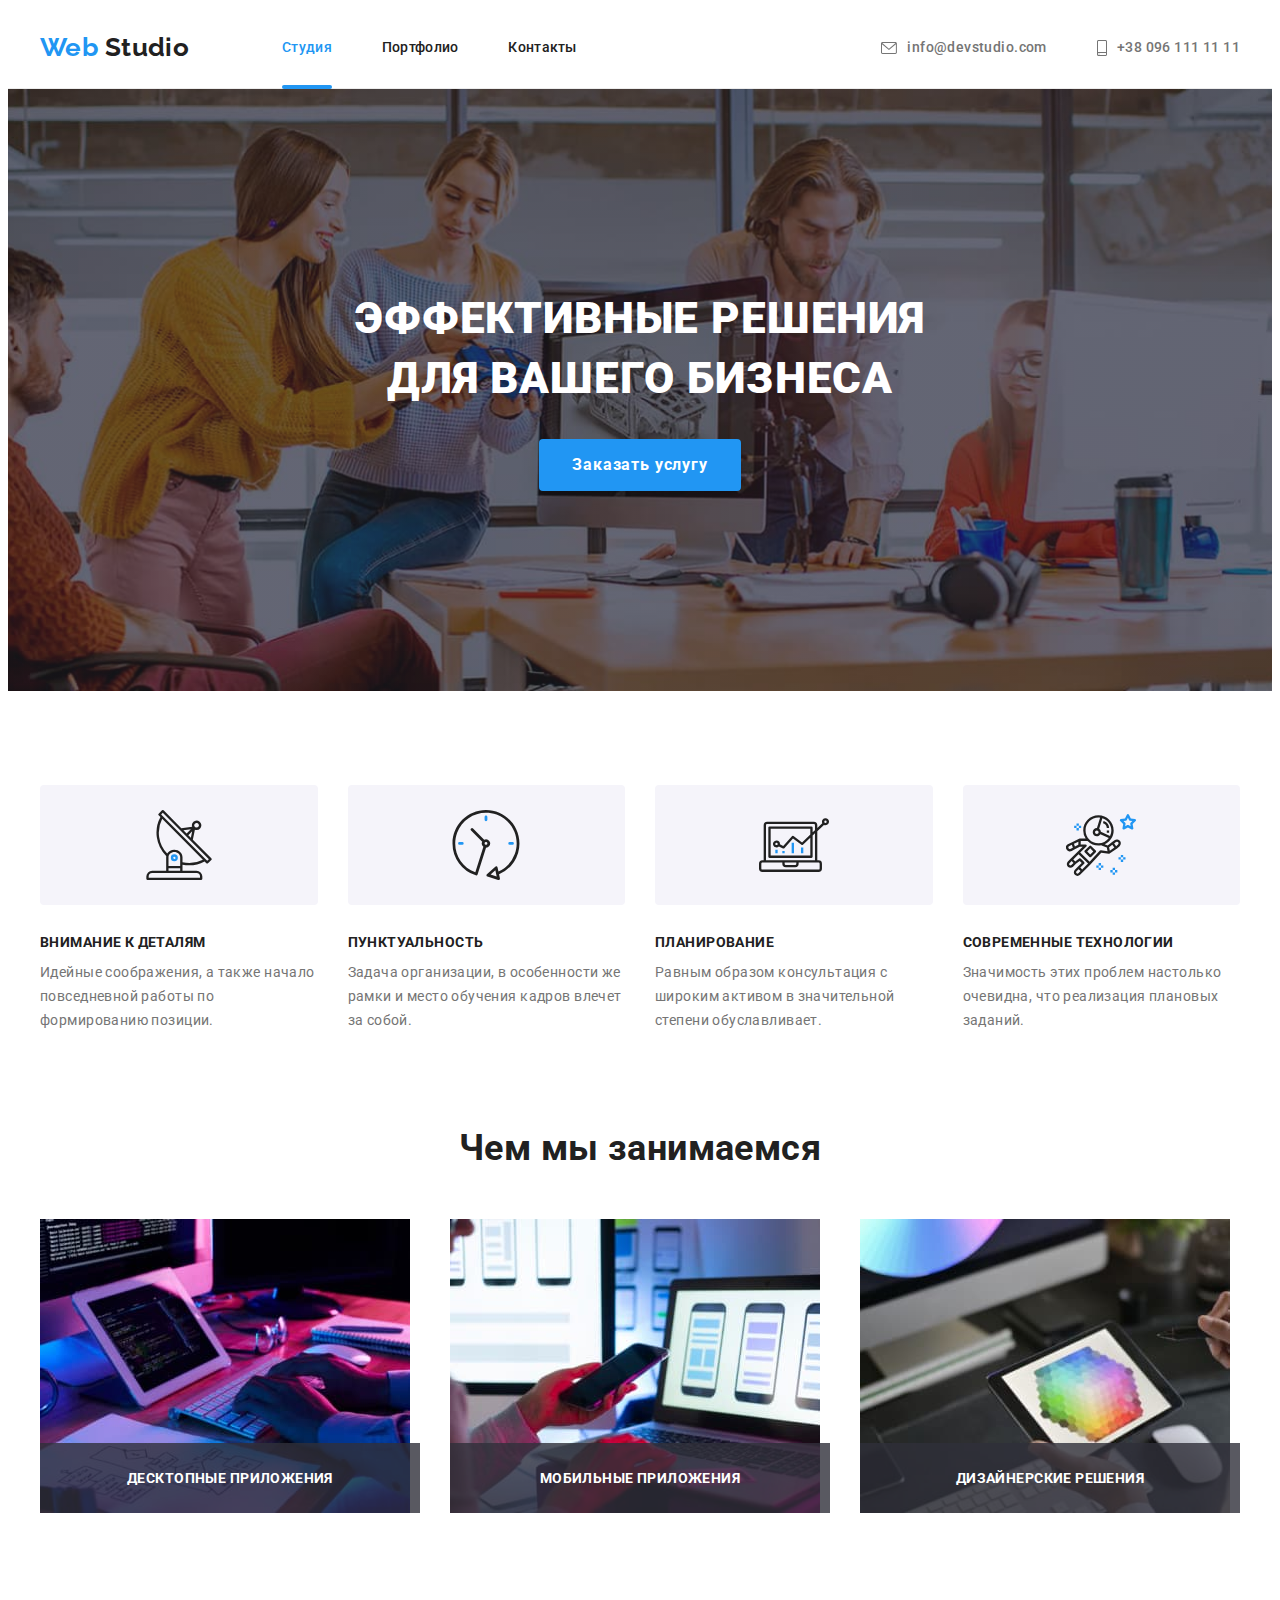
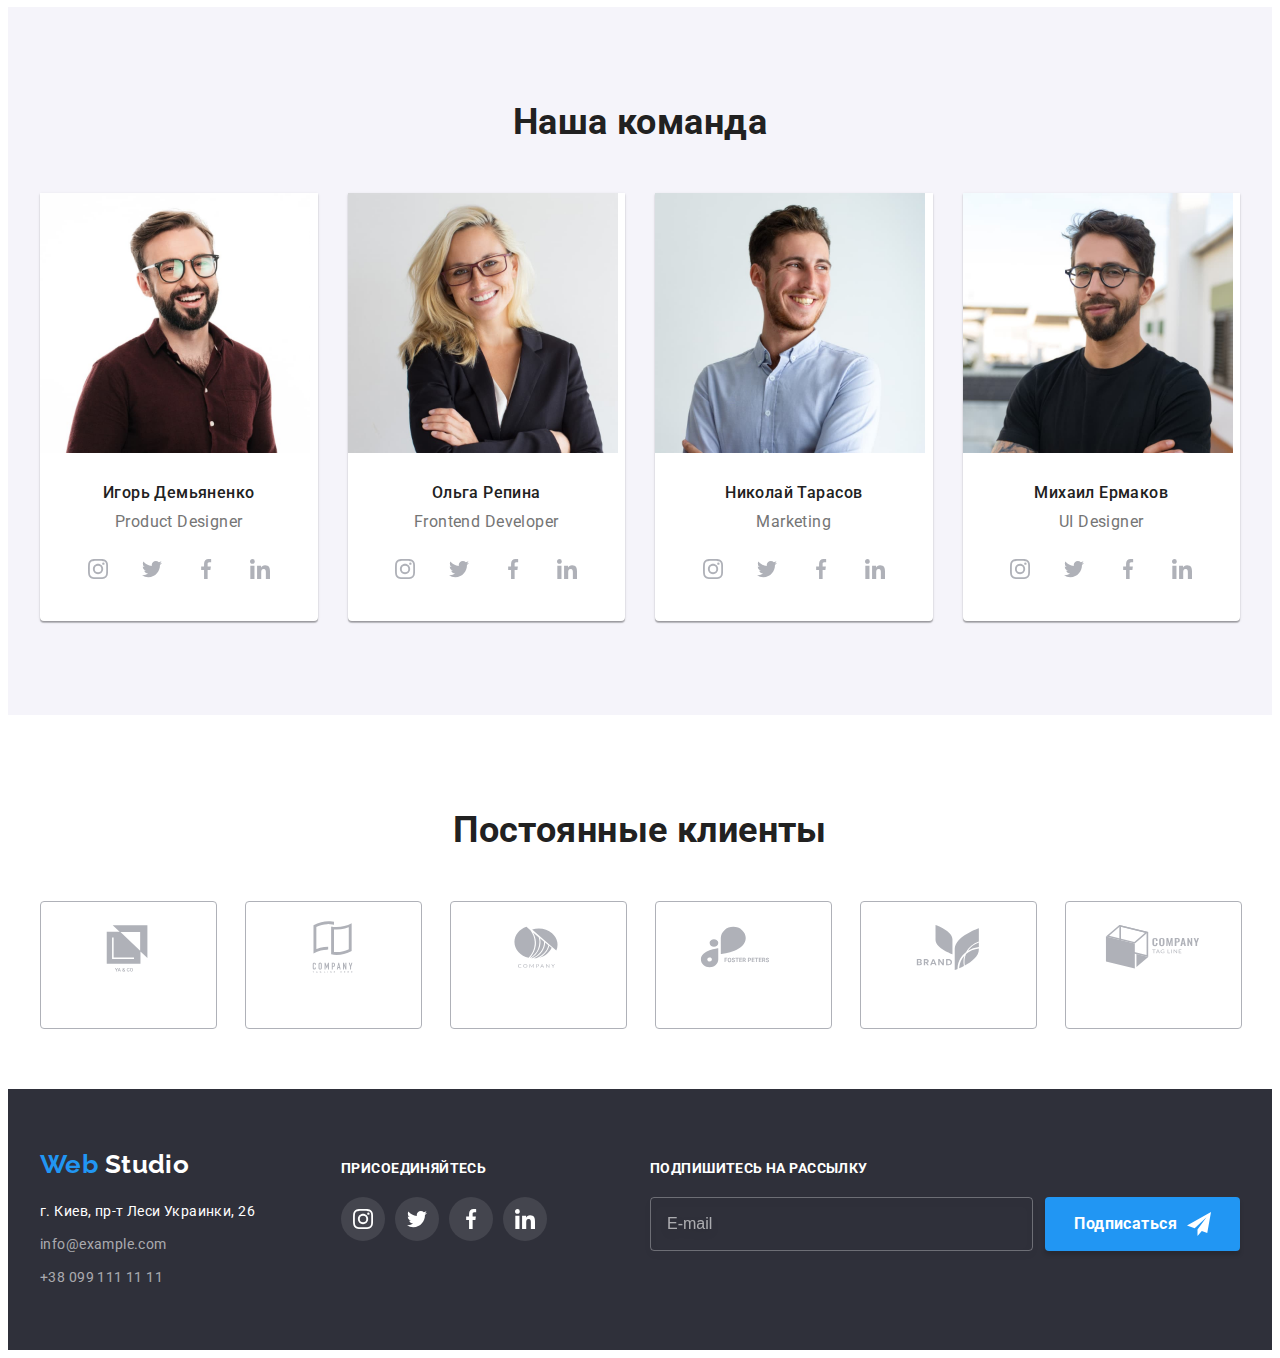
<file: index.html>
<!DOCTYPE html>
<html lang="ru">
	<head>
		<meta charset="UTF-8" />
		<meta http-equiv="X-UA-Compatible" content="IE=edge" />
		<meta name="viewport" content="width=device-width, initial-scale=1.0" />
		<title>Web Studio (Version 2.1)</title>
		<link rel="preconnect" href="https://fonts.googleapis.com" />
		<link rel="preconnect" href="https://fonts.gstatic.com" crossorigin />
		<link
			href="https://fonts.googleapis.com/css2?family=Raleway:wght@700&family=Roboto:wght@400;500;700;900&display=swap"
			rel="stylesheet"
		/>
		<link
			rel="stylesheet"
			href="https://cdnjs.cloudflare.com/ajax/libs/modern-normalize/1.1.0/modern-normalize.min.css"
			integrity="sha512-wpPYUAdjBVSE4KJnH1VR1HeZfpl1ub8YT/NKx4PuQ5NmX2tKuGu6U/JRp5y+Y8XG2tV+wKQpNHVUX03MfMFn9Q=="
			crossorigin="anonymous"
			referrerpolicy="no-referrer"
		/>
		<link rel="stylesheet" href="./css/styles.css" />
	</head>
	<body>
		<!-- HEADER -->
		<header class="header">
			<!-- Головна навігація -->
			<div class="main-nav container">
				<nav class="nav">
					<a href="./index.html" lang="en" class="logo link">
						Web
						<span class="accent">Studio</span>
					</a>
					<ul class="nav-list list">
						<li class="nav-list-item"><a href="./index.html" class="nav-link current link">Студия</a></li>
						<li class="nav-list-item"><a href="./portfolio.html" class="nav-link link">Портфолио</a></li>
						<li class="nav-list-item"><a href="" class="nav-link link">Контакты</a></li>
					</ul>
				</nav>
				<!-- Контакти -->
				<ul class="contact list">
					<li class="contact-item">
						<a href="mailto:info@devstudio.com" class="contact-link link">
							<svg class="contact-icon" width="16" height="12">
								<use href="./images/icons.svg#icon-envelope"></use>
							</svg>
							info@devstudio.com
						</a>
					</li>
					<li class="contact-item">
						<a href="tel:+380961111111" class="contact-link link">
							<svg class="contact-icon" width="10" height="16">
								<use href="./images/icons.svg#icon-smartphone"></use>
							</svg>
							+38 096 111 11 11
						</a>
					</li>
				</ul>
			</div>
		</header>
		<!-- Main -->
		<main>
			<!-- Головний заголовок -->
			<section class="hero">
				<div class="container">
					<h1 class="hero-title">
						Эффективные решения
						<br />
						для вашего бизнеса
					</h1>
					<button type="button" class="btn" data-modal-open>Заказать услугу</button>
				</div>
			</section>
			<!-- Переваги компанії -->
			<section class="benefits section">
				<div class="container">
					<h2 class="visually-hidden">Преимущества компании</h2>
					<ul class="list">
						<li class="benefits-item">
							<div class="benefits-decor">
								<svg class="benefits-icon" width="70" height="70">
									<use href="./images/icons.svg#icon-antenna"></use>
								</svg>
							</div>
							<h3 class="benefits-title">Внимание к деталям</h3>
							<p class="benefits-text">
								Идейные соображения, а также начало повседневной работы по формированию позиции.
							</p>
						</li>
						<li class="benefits-item">
							<div class="benefits-decor">
								<svg class="benefits-icon" width="70" height="70">
									<use href="./images/icons.svg#icon-clock"></use>
								</svg>
							</div>
							<h3 class="benefits-title">Пунктуальность</h3>
							<p class="benefits-text">
								Задача организации, в особенности же рамки и место обучения кадров влечет за собой.
							</p>
						</li>
						<li class="benefits-item">
							<div class="benefits-decor">
								<svg class="benefits-icon" width="70" height="70">
									<use href="./images/icons.svg#icon-diagram"></use>
								</svg>
							</div>
							<h3 class="benefits-title">Планирование</h3>
							<p class="benefits-text">
								Равным образом консультация с широким активом в значительной степени обуславливает.
							</p>
						</li>
						<li class="benefits-item">
							<div class="benefits-decor">
								<svg class="benefits-icon" width="70" height="70">
									<use href="./images/icons.svg#icon-astronaut"></use>
								</svg>
							</div>
							<h3 class="benefits-title">Современные технологии</h3>
							<p class="benefits-text">Значимость этих проблем настолько очевидна, что реализация плановых заданий.</p>
						</li>
					</ul>
				</div>
			</section>
			<!-- Чим займається компанія -->
			<section class="specialization section">
				<div class="container">
					<h2 class="section-title">Чем мы занимаемся</h2>
					<ul class="list">
						<li class="specialization-item">
							<img src="./images/project-1.jpg" alt="HTML верстка" width="370" />
							<p class="specialization-text">Десктопные приложения</p>
						</li>
						<li class="specialization-item">
							<img src="./images/ptoject-2.jpg" alt="Адаптивная верстка" width="370" />
							<p class="specialization-text">Мобильные приложения</p>
						</li>
						<li class="specialization-item">
							<img src="./images/project-3.jpg" alt="Дизайн" width="370" />
							<p class="specialization-text">Дизайнерские решения</p>
						</li>
					</ul>
				</div>
			</section>
			<!-- Співробітники -->
			<section class="team section">
				<div class="container">
					<h2 class="section-title">Наша команда</h2>
					<ul class="team-list list">
						<li class="team-card">
							<img src="./images/product-designer.jpg" alt="Фото" width="270" />
							<div class="card-content">
								<h3 class="team-title">Игорь Демьяненко</h3>
								<p lang="en" class="team-text">Product Designer</p>
								<ul class="team-soc-list list">
									<li class="team-soc-item">
										<a href="" class="team-soc-link link" aria-label="instagram">
											<svg class="team-soc-icon" width="20" height="20">
												<use href="./images/icons.svg#icon-instagram"></use>
											</svg>
										</a>
									</li>
									<li class="team-soc-item">
										<a href="" class="team-soc-link link" aria-label="twitter">
											<svg class="team-soc-icon" width="20" height="20">
												<use href="./images/icons.svg#icon-twitter"></use>
											</svg>
										</a>
									</li>
									<li class="team-soc-item">
										<a href="" class="team-soc-link link" aria-label="facebook">
											<svg class="team-soc-icon" width="20" height="20">
												<use href="./images/icons.svg#icon-facebook"></use>
											</svg>
										</a>
									</li>
									<li class="team-soc-item">
										<a href="" class="team-soc-link link" aria-label="linkedin">
											<svg class="team-soc-icon" width="20" height="20">
												<use href="./images/icons.svg#icon-linkedin"></use>
											</svg>
										</a>
									</li>
								</ul>
							</div>
						</li>
						<li class="team-card">
							<img src="./images/frontend-developer.jpg" alt="Фото" width="270" />
							<div class="card-content">
								<h3 class="team-title">Ольга Репина</h3>
								<p lang="en" class="team-text">Frontend Developer</p>
								<ul class="team-soc-list list">
									<li class="team-soc-item">
										<a href="" class="team-soc-link link" aria-label="instagram">
											<svg class="team-soc-icon" width="20" height="20">
												<use href="./images/icons.svg#icon-instagram"></use>
											</svg>
										</a>
									</li>
									<li class="team-soc-item">
										<a href="" class="team-soc-link link" aria-label="twitter">
											<svg class="team-soc-icon" width="20" height="20">
												<use href="./images/icons.svg#icon-twitter"></use>
											</svg>
										</a>
									</li>
									<li class="team-soc-item">
										<a href="" class="team-soc-link link" aria-label="facebook">
											<svg class="team-soc-icon" width="20" height="20">
												<use href="./images/icons.svg#icon-facebook"></use>
											</svg>
										</a>
									</li>
									<li class="team-soc-item">
										<a href="" class="team-soc-link link" aria-label="linkedin">
											<svg class="team-soc-icon" width="20" height="20">
												<use href="./images/icons.svg#icon-linkedin"></use>
											</svg>
										</a>
									</li>
								</ul>
							</div>
						</li>
						<li class="team-card">
							<img src="./images/marketing.jpg" alt="Фото" width="270" />
							<div class="card-content">
								<h3 class="team-title">Николай Тарасов</h3>
								<p lang="en" class="team-text">Marketing</p>
								<ul class="team-soc-list list">
									<li class="team-soc-item">
										<a href="" class="team-soc-link link" aria-label="instagram">
											<svg class="team-soc-icon" width="20" height="20">
												<use href="./images/icons.svg#icon-instagram"></use>
											</svg>
										</a>
									</li>
									<li class="team-soc-item">
										<a href="" class="team-soc-link link" aria-label="twitter">
											<svg class="team-soc-icon" width="20" height="20">
												<use href="./images/icons.svg#icon-twitter"></use>
											</svg>
										</a>
									</li>
									<li class="team-soc-item">
										<a href="" class="team-soc-link link" aria-label="facebook">
											<svg class="team-soc-icon" width="20" height="20">
												<use href="./images/icons.svg#icon-facebook"></use>
											</svg>
										</a>
									</li>
									<li class="team-soc-item">
										<a href="" class="team-soc-link link" aria-label="linkedin">
											<svg class="team-soc-icon" width="20" height="20">
												<use href="./images/icons.svg#icon-linkedin"></use>
											</svg>
										</a>
									</li>
								</ul>
							</div>
						</li>
						<li class="team-card">
							<img src="./images/ui-designer.jpg" alt="Фото" width="270" />
							<div class="card-content">
								<h3 class="team-title">Михаил Ермаков</h3>
								<p lang="en" class="team-text">UI Designer</p>
								<ul class="team-soc-list list">
									<li class="team-soc-item">
										<a href="" class="team-soc-link link" aria-label="instagram">
											<svg class="team-soc-icon" width="20" height="20">
												<use href="./images/icons.svg#icon-instagram"></use>
											</svg>
										</a>
									</li>
									<li class="team-soc-item">
										<a href="" class="team-soc-link link" aria-label="twitter">
											<svg class="team-soc-icon" width="20" height="20">
												<use href="./images/icons.svg#icon-twitter"></use>
											</svg>
										</a>
									</li>
									<li class="team-soc-item">
										<a href="" class="team-soc-link link" aria-label="facebook">
											<svg class="team-soc-icon" width="20" height="20">
												<use href="./images/icons.svg#icon-facebook"></use>
											</svg>
										</a>
									</li>
									<li class="team-soc-item">
										<a href="" class="team-soc-link link" aria-label="linkedin">
											<svg class="team-soc-icon" width="20" height="20">
												<use href="./images/icons.svg#icon-linkedin"></use>
											</svg>
										</a>
									</li>
								</ul>
							</div>
						</li>
					</ul>
				</div>
			</section>
			<!-- Clients -->
			<section class="clients section">
				<div class="container">
					<h2 class="section-title">Постоянные клиенты</h2>
					<ul class="clients-list list">
						<li class="clients-item">
							<a href="" class="clients-link link">
								<svg class="clients-icon" width="106" height="60">
									<use href="./images/icons.svg#icon-logo1"></use>
								</svg>
							</a>
						</li>
						<li class="clients-item">
							<a href="" class="clients-link link">
								<svg class="clients-icon" width="106" height="60">
									<use href="./images/icons.svg#icon-logo2"></use>
								</svg>
							</a>
						</li>
						<li class="clients-item">
							<a href="" class="clients-link link">
								<svg class="clients-icon" width="106" height="60">
									<use href="./images/icons.svg#icon-logo3"></use>
								</svg>
							</a>
						</li>
						<li class="clients-item">
							<a href="" class="clients-link link">
								<svg class="clients-icon" width="106" height="60">
									<use href="./images/icons.svg#icon-logo4"></use>
								</svg>
							</a>
						</li>
						<li class="clients-item">
							<a href="" class="clients-link link">
								<svg class="clients-icon" width="106" height="60">
									<use href="./images/icons.svg#icon-logo5"></use>
								</svg>
							</a>
						</li>
						<li class="clients-item">
							<a href="" class="clients-link link">
								<svg class="clients-icon" width="106" height="60">
									<use href="./images/icons.svg#icon-logo6"></use>
								</svg>
							</a>
						</li>
					</ul>
				</div>
			</section>
		</main>
		<!-- Footer -->
		<footer class="footer">
			<div class="container">
				<div class="footer-address">
					<h2 class="visually-hidden">Контакты</h2>
					<a href="./index.html" lang="en" class="logo link">
						Web
						<span class="accent">Studio</span>
					</a>
					<!-- Контактні дані компанії -->
					<address class="address">
						<ul class="list">
							<li class="address-item"><a href="" class="address-link link">г. Киев, пр-т Леси Украинки, 26</a></li>
							<li class="address-item">
								<a href="mailto:info@example.com" class="contacts-link link">info@example.com</a>
							</li>
							<li class="address-item"><a href="tel:+380991111111" class="contacts-link link">+38 099 111 11 11</a></li>
						</ul>
					</address>
				</div>
				<div class="footer-joinus">
					<h2 class="joinus-title">присоединяйтесь</h2>
					<ul class="joinus-list list">
						<li class="joinus-item">
							<a href="" class="joinus-link link" aria-label="instagram">
								<svg class="joinus-icon" width="20" height="20">
									<use href="./images/icons.svg#icon-instagram"></use>
								</svg>
							</a>
						</li>
						<li class="joinus-item">
							<a href="" class="joinus-link link" aria-label="twitter">
								<svg class="joinus-icon" width="20" height="20">
									<use href="./images/icons.svg#icon-twitter"></use>
								</svg>
							</a>
						</li>
						<li class="joinus-item">
							<a href="" class="joinus-link link" aria-label="facebook">
								<svg class="joinus-icon" width="20" height="20">
									<use href="./images/icons.svg#icon-facebook"></use>
								</svg>
							</a>
						</li>
						<li class="joinus-item">
							<a href="" class="joinus-link link" aria-label="linkedin">
								<svg class="joinus-icon" width="20" height="20">
									<use href="./images/icons.svg#icon-linkedin"></use>
								</svg>
							</a>
						</li>
					</ul>
				</div>
				<form class="subscribe-form">
					<label class="subscribe-title" for="subscribe">Подпишитесь на рассылку</label>
					<div class="subscribe-field">
						<input class="subscribe-input" id="subscribe" type="email" name="email" placeholder="E-mail" />
						<button type="submit" class="subcribe-btn btn">
							Подписаться
							<svg class="subscribe-icon" width="24" height="24">
								<use href="./images/icons.svg#icon-send"></use>
							</svg>
						</button>
					</div>
				</form>
			</div>
		</footer>
		<!-- Backdrop and Modal -->
		<div class="backdrop is-hidden" data-modal>
			<div class="modal">
				<button type="button" class="btn-modal" data-modal-close>
					<svg class="modal-close" width="18" height="18">
						<use href="./images/icons.svg#icon-close-modal"></use>
					</svg>
				</button>
				<h2 class="modal-title">Оставьте свои данные, мы вам перезвоним</h2>
				<form class="modal-form">
					<label class="field-title" for="modalname">Имя</label>
					<div class="modal-field">
						<input type="text" name="name" id="modalname" class="modal-input" />
						<svg class="modal-icon" width="18" height="18">
							<use href="./images/icons.svg#icon-person"></use>
						</svg>
					</div>
					<label class="field-title" for="modaltel">Телефон</label>
					<div class="modal-field">
						<input type="tel" name="tel" id="modaltel" class="modal-input" />
						<svg class="modal-icon" width="18" height="18">
							<use href="./images/icons.svg#icon-phone"></use>
						</svg>
					</div>
					<label class="field-title" for="modalmail">Почта</label>
					<div class="modal-field">
						<input type="email" name="email" id="modalmail" class="modal-input" />
						<svg class="modal-icon" width="18" height="18">
							<use href="./images/icons.svg#icon-email"></use>
						</svg>
					</div>
					<label class="modal-comment">
						<p class="field-title">Комментарий</p>
						<textarea name="comment" class="modal-comment-text" rows="5" placeholder="Введите текст"></textarea>
					</label>
					<div class="modal-check">
						<label class="modal-check-title">
							<input
								type="checkbox"
								name="confirmation"
								class="modal-check-input visually-hidden"
								value="Confirmed"
								required
							/>
							<svg class="check-icon" width="16" height="15">
								<use href="./images/icons.svg#icon-check"></use>
							</svg>
							Соглашаюсь с рассылкой и принимаю
							<a href="" class="license-link">Условия договора</a>
						</label>
					</div>
					<button type="submit" class="modal-btn btn">Отправить</button>
				</form>
			</div>
		</div>

		<script src="./js/modal.js"></script>
	</body>
</html>
</file>
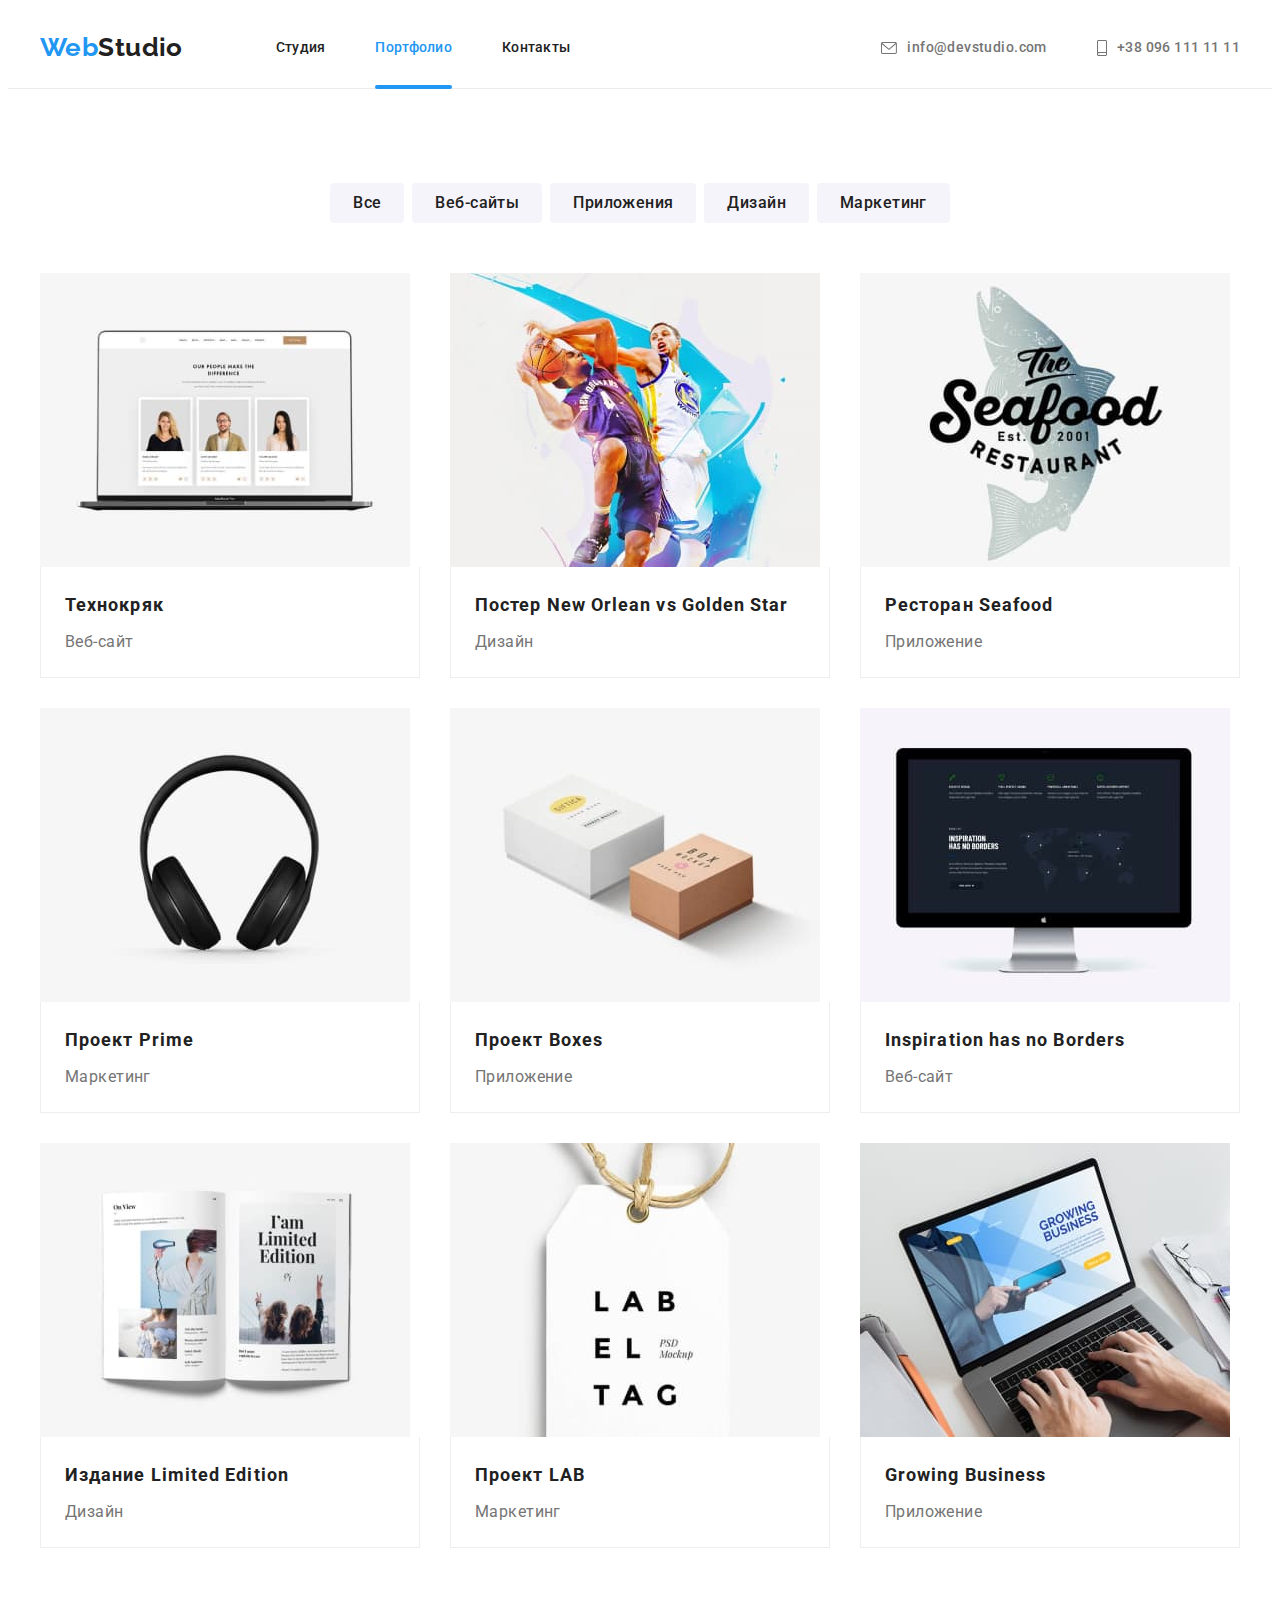
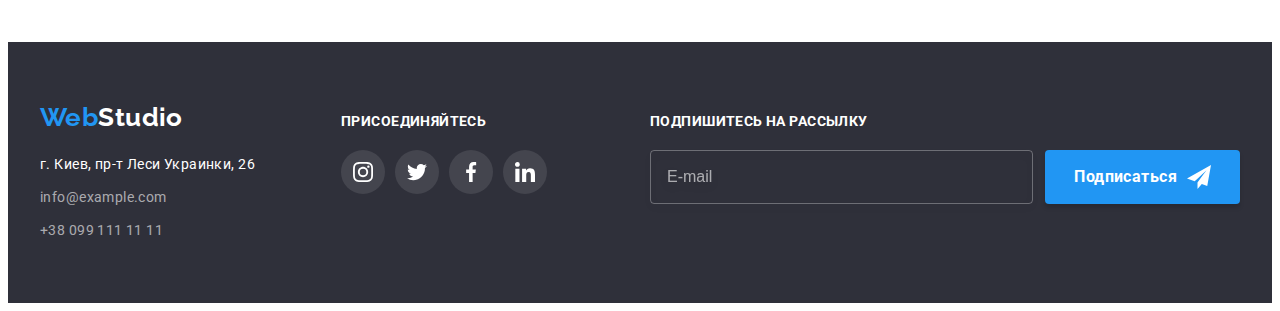
<file: portfolio.html>
<!DOCTYPE html>
<html lang="ru">
	<head>
		<meta charset="UTF-8" />
		<meta http-equiv="X-UA-Compatible" content="IE=edge" />
		<meta name="viewport" content="width=device-width, initial-scale=1.0" />
		<title>Портфолио - Web Studio (Version 2.1)</title>
		<link rel="preconnect" href="https://fonts.googleapis.com" />
		<link rel="preconnect" href="https://fonts.gstatic.com" crossorigin />
		<link
			href="https://fonts.googleapis.com/css2?family=Raleway:wght@700&family=Roboto:wght@400;500;700;900&display=swap"
			rel="stylesheet"
		/>
		<link
			rel="stylesheet"
			href="https://cdnjs.cloudflare.com/ajax/libs/modern-normalize/1.1.0/modern-normalize.min.css"
			integrity="sha512-wpPYUAdjBVSE4KJnH1VR1HeZfpl1ub8YT/NKx4PuQ5NmX2tKuGu6U/JRp5y+Y8XG2tV+wKQpNHVUX03MfMFn9Q=="
			crossorigin="anonymous"
			referrerpolicy="no-referrer"
		/>
		<link rel="stylesheet" href="./css/styles.css" />
	</head>
	<body>
		<!-- HEADER -->
		<header class="header">
			<!-- Головна навігація -->
			<div class="main-nav container">
				<nav class="nav">
					<a href="./index.html" lang="en" class="logo link">
						Web<span class="accent">Studio</span>
					</a>
					<ul class="nav-list list">
						<li class="nav-list-item"><a href="./index.html" class="nav-link link">Студия</a></li>
						<li class="nav-list-item"><a href="./portfolio.html" class="nav-link link current">Портфолио</a></li>
						<li class="nav-list-item"><a href="" class="nav-link link">Контакты</a></li>
					</ul>
				</nav>
				<!-- Контакти -->
				<ul class="contact list">
					<li class="contact-item">
						<a href="mailto:info@devstudio.com" class="contact-link link">
							<svg class="contact-icon" width="16" height="12">
								<use href="./images/icons.svg#icon-envelope"></use>
							</svg>
							info@devstudio.com</a>
					</li>
					<li class="contact-item">
						<a href="tel:+380961111111" class="contact-link link">
							<svg class="contact-icon" width="10" height="16">
								<use href="./images/icons.svg#icon-smartphone"></use>
							</svg>
							+38 096 111 11 11</a></li>
				</ul>
			</div>
		</header>
		<!-- Портфоліо -->
		<main class="portfolio section">
			<div class="container">
				<h1 class="visually-hidden">Портфолио</h1>
				<!-- Filter -->
				<ul class="filter-list list">
					<li class="filter-item"><button type="button" class="btn">Все</button></li>
					<li class="filter-item"><button type="button" class="btn">Веб-сайты</button></li>
					<li class="filter-item"><button type="button" class="btn">Приложения</button></li>
					<li class="filter-item"><button type="button" class="btn">Дизайн</button></li>
					<li class="filter-item"><button type="button" class="btn">Маркетинг</button></li>
				</ul>
				<!-- Works -->
				<ul class="work-list list">
					<li class="work-item">
						<a href="" class="work-link link">
							<div class="card-thumb"><img src="./images/imgwork1.jpg" alt="Экран ноутбука" width="370" />
								<div class="card-description">
									<p class="card-description-text">Ресурс предлагает комплексные предложения с разным уровнем функционала и сервисов. Все это позволит посетителю получить исчерпывающие сведения о компании или частном лице.</p>
								</div>
							</div>
							<div class="card-content">
								<h2 class="work-title">Технокряк</h2>
								<p class="work-text">Веб-сайт</p>
							</div>
						</a>
					</li>
					<li class="work-item">
						<a href="" class="work-link link">
							<div class="card-thumb">
								<img src="./images/imgwork2.jpg" alt="Два баскетболиста в борьбе" width="370" />
								<div class="card-description">
									<p class="card-description-text">Lorem ipsum dolor sit amet consectetur, adipisicing elit. Doloremque possimus numquam quo vero totam pariatur eaque neque architecto, vel nisi alias, omnis, cum ullam dicta blanditiis quam nam amet expedita.</p>
								</div>
							</div>
							<div class="card-content">
								<h2 class="work-title">
									Постер
									<span lang="en">New Orlean vs Golden Star</span>
								</h2>
								<p class="work-text">Дизайн</p>
							</div>
						</a>
					</li>
					<li class="work-item">
						<a href="" class="work-link link">
							<div class="card-thumb"><img src="./images/imgwork3.jpg" alt="Эмблема ресторана" width="370" />
								<div class="card-description">
									<p class="card-description-text">Lorem ipsum dolor sit amet consectetur, adipisicing elit. Doloremque possimus numquam quo vero totam pariatur eaque neque architecto, vel nisi alias, omnis, cum ullam dicta blanditiis quam nam amet expedita.</p>
								</div>
							</div>
							<div class="card-content">
								<h2 class="work-title">
									Ресторан
									<span lang="en">Seafood</span>
								</h2>
								<p class="work-text">Приложение</p>
							</div>
						</a>
					</li>
					<li class="work-item">
						<a href="" class="work-link link">
							<div class="card-thumb"><img src="./images/imgwork4.jpg" alt="Наушники" width="370" />
								<div class="card-description">
									<p class="card-description-text">Lorem ipsum dolor sit amet consectetur, adipisicing elit. Doloremque possimus numquam quo vero totam pariatur eaque neque architecto, vel nisi alias, omnis, cum ullam dicta blanditiis quam nam amet expedita.</p>
								</div></div>
							<div class="card-content">
								<h2 class="work-title">
									Проект
									<span lang="en">Prime</span>
								</h2>
								<p class="work-text">Маркетинг</p>
							</div>
						</a>
					</li>
					<li class="work-item">
						<a href="" class="work-link link">
							<div class="card-thumb"><img src="./images/imgwork5.jpg" alt="Две картонных коробки" width="370" />
								<div class="card-description">
									<p class="card-description-text">Lorem ipsum dolor sit amet consectetur, adipisicing elit. Doloremque possimus numquam quo vero totam pariatur eaque neque architecto, vel nisi alias, omnis, cum ullam dicta blanditiis quam nam amet expedita.</p>
								</div></div>
							<div class="card-content">
								<h2 class="work-title">
									Проект
									<span lang="en">Boxes</span>
								</h2>
								<p class="work-text">Приложение</p>
							</div>
						</a>
					</li>
					<li class="work-item">
						<a href="" class="work-link link">
							<div class="card-thumb"><img src="./images/imgwork6.jpg" alt="Экран монитора" width="370" />
								<div class="card-description">
									<p class="card-description-text">Lorem ipsum dolor sit amet consectetur, adipisicing elit. Doloremque possimus numquam quo vero totam pariatur eaque neque architecto, vel nisi alias, omnis, cum ullam dicta blanditiis quam nam amet expedita.</p>
								</div></div>
							<div class="card-content">
								<h2 class="work-title" lang="en">Inspiration has no Borders</h2>
								<p class="work-text">Веб-сайт</p>
							</div>
						</a>
					</li>
					<li class="work-item">
						<a href="" class="work-link link">
							<div class="card-thumb"><img src="./images/imgwork7.jpg" alt="Открытая книга" width="370" />
								<div class="card-description">
									<p class="card-description-text">Lorem ipsum dolor sit amet consectetur, adipisicing elit. Doloremque possimus numquam quo vero totam pariatur eaque neque architecto, vel nisi alias, omnis, cum ullam dicta blanditiis quam nam amet expedita.</p>
								</div></div>
							<div class="card-content">
								<h2 class="work-title">
									Издание
									<span lang="en">Limited Edition</span>
								</h2>
								<p class="work-text">Дизайн</p>
							</div>
						</a>
					</li>
					<li class="work-item">
						<a href="" class="work-link link">
							<div class="card-thumb"><img src="./images/imgwork8.jpg" alt="Бирка товара" width="370" />
								<div class="card-description">
									<p class="card-description-text">Lorem ipsum dolor sit amet consectetur, adipisicing elit. Doloremque possimus numquam quo vero totam pariatur eaque neque architecto, vel nisi alias, omnis, cum ullam dicta blanditiis quam nam amet expedita.</p>
								</div></div>
							<div class="card-content">
								<h2 class="work-title">
									Проект
									<span lang="en">LAB</span>
								</h2>
								<p class="work-text">Маркетинг</p>
							</div>
						</a>
					</li>
					<li class="work-item">
						<a href="" class="work-link link">
							<div class="card-thumb">
								<img src="./images/imgwork9.jpg" alt="Руки на клавиатуре ноутбука" width="370" />
								<div class="card-description">
									<p class="card-description-text">Lorem ipsum dolor sit amet consectetur, adipisicing elit. Doloremque possimus numquam quo vero totam pariatur eaque neque architecto, vel nisi alias, omnis, cum ullam dicta blanditiis quam nam amet expedita.</p>
								</div>	
							</div>
							<div class="card-content">
								<h2 lang="en" class="work-title">Growing Business</h2>
								<p class="work-text">Приложение</p>
							</div>
						</a>
					</li>
				</ul>
			</div>
		</main>
		<!-- Footer -->
		<footer class="footer">
			<div class="container">
				<div class="footer-address">
					<h2 class="visually-hidden">Контакты</h2>
					<a href="./index.html" lang="en" class="logo link">
					Web<span class="accent">Studio</span>
				</a>
				<!-- Контактні дані компанії -->
				<address class="address">
					<ul class="list">
						<li class="address-item"><a href="" class="address-link link">г. Киев, пр-т Леси Украинки, 26</a></li>
						<li class="address-item">
							<a href="mailto:info@example.com" class="contacts-link link">info@example.com</a>
						</li>
						<li class="address-item"><a href="tel:+380991111111" class="contacts-link link">+38 099 111 11 11</a></li>
					</ul>
				</address>
				</div>
				<div class="footer-joinus">
					<h2 class="joinus-title">присоединяйтесь</h2>
					<ul class="joinus-list list">
									<li class="joinus-item">
										<a href="" class="joinus-link link" aria-label="instagram">
											<svg class="joinus-icon" width="20" height="20">
												<use href="./images/icons.svg#icon-instagram"></use>
											</svg>
										</a>
									</li>
									<li class="joinus-item">
										<a href="" class="joinus-link link" aria-label="twitter">
											<svg class="joinus-icon" width="20" height="20">
												<use href="./images/icons.svg#icon-twitter"></use>
											</svg>
										</a>
									</li>
									<li class="joinus-item">
										<a href="" class="joinus-link link" aria-label="facebook">
											<svg class="joinus-icon" width="20" height="20">
												<use href="./images/icons.svg#icon-facebook"></use>
											</svg>
										</a>
									</li>
									<li class="joinus-item">
										<a href="" class="joinus-link link" aria-label="linkedin">
											<svg class="joinus-icon" width="20" height="20">
												<use href="./images/icons.svg#icon-linkedin"></use>
											</svg>
										</a>
									</li>
								</ul>
				</div>
				<form class="subscribe-form">
				<label class="subscribe-title" for="subscribe">Подпишитесь на рассылку</label>
				<div class="subscribe-field">
					<input class="subscribe-input" id="subscribe" type="email" name="email" placeholder="E-mail">
				<button type="submit" class="subcribe-btn btn">
					Подписаться
					<svg class="subscribe-icon" width="24" height="24">
						<use href="./images/icons.svg#icon-send"></use>
					</svg>
				</button>
				</div>
				</form>
			</div>
		</footer>
	</body>
</html>
</file>
<file: css/styles.css>
:root {
  --title-text-color: #212121;
  --primary-text-color: #757575;
  --text-color-light: #ffffff;
  --accent-color: #2196f3;
  --primary-bcg-color:#ffffff;
  --card-bcg-color: #ffffff;
  --btn-bcg-color: #f5f4fA;
  --btn-hover-color: #188cE8;
  --icon-primary-color: #afb1b8;
  --icon-secondary-color: #ffffff;
  --section-padding-size: 94px;
  --card-set-gap: 30px;
  --card-shadow: 0px 1px 3px rgba(0, 0, 0, 0.12),
    0px 1px 1px rgba(0, 0, 0, 0.14),
    0px 2px 1px rgba(0, 0, 0, 0.2);
  --time-function: cubic-bezier(0.4, 0, 0.2, 1);
  --time-duration: 250ms;
}

body {
  font-family: 'Roboto', sans-serif;
  font-size: 14px;
  letter-spacing: 0.03em;
  color: var(--primary-text-color);
  background-color: var(--primary-bcg-color);
}

h1,h2,h3,h4,h5,h6,p {
  margin: 0;
  padding: 0;
}

ul {
  margin: 0;
  padding: 0;
  padding-inline-start: 0;
}

img {
  display: block;
  max-width: 100%;
  height: auto;
}

/* Утилітарні класи*/

.list {
  list-style: none;
}

.link {
  text-decoration: none;
}

.btn {
  display: inline-block;
  padding: 6px 22px;
  border: 1px solid transparent;
  border-radius: 4px;

  font-family: inherit;
  font-weight: 500;
  font-size: 16px;
  line-height: 1.62;
  text-align: center;
  letter-spacing: inherit;
  color: var(--title-text-color);
  background-color: var(--btn-bcg-color);
  cursor: pointer;

  transition: color var(--time-duration) var(--time-function),
    background-color var(--time-duration) var(--time-function),
    box-shadow var(--time-duration) var(--time-function);
}

.btn:hover,
.btn:focus {
  color: var(--text-color-light);
  background-color: var(--accent-color);
  outline: transparent;
  box-shadow: 0px 3px 1px rgba(0, 0, 0, 0.1), 0px 1px 2px rgba(0, 0, 0, 0.08), 0px 2px 2px rgba(0, 0, 0, 0.12);
}

.visually-hidden {
  position: absolute;
  white-space: nowrap;
  width: 1px;
  height: 1px;
  overflow: hidden;
  border: 0;
  padding: 0;
  clip: rect(0 0 0 0);
  clip-path: inset(50%);
  margin: -1px;
}

.container {
  width: 1200px;
  padding-left: 15px;
  padding-right: 15px;
  margin-right: auto;
  margin-left: auto;
}

.section {
  padding-top: var(--section-padding-size);
  padding-bottom: var(--section-padding-size);
}

/* Header */
.header {
  border-bottom: 1px solid #ececec;
}

/* Main Navigation */
.main-nav {
  display: flex;
}
.nav {
  display: flex;
  align-items: center;
}
/* Logo */
.logo {
  display: block;
  margin-right: 93px;

  font-family: 'Raleway', sans-serif;
  font-size: 26px;
  line-height: 1.2;
  font-weight: 700;
  color: var(--accent-color)
}

.header .accent {
    color: var(--title-text-color);
}


/* Nav-list */

.nav-list {
  display: flex;
}

.nav-list-item {
  position: relative;
}

.nav-list-item:not(:last-child) {
  margin-right: 50px;
}

.nav-link {
  display: block;
  padding-top: 32px;
  padding-bottom: 32px;

  font-weight: 500;
  line-height: 1.14;
  letter-spacing: 0.02em;
  color: var(--title-text-color);

  transition: color var(--time-duration) var(--time-function);
  }

.nav-link.current {
  color: var(--accent-color);
}

.nav-link.current::after {
  position: absolute;
  bottom: -1px;
  left: 0;

  content: '';
  width: 100%;
  height: 4px;
  background-color: var(--accent-color);
  border-radius: 2px;
}

.nav-link:hover,
.nav-link:focus {
  color: var(--accent-color);
  outline: transparent;
}


/* Contacts */

.contact {
  display: flex;
  margin-left: auto;
}

.contact-item:not(:last-child) {
  margin-right: 50px;
}

.contact-link {
  display: flex;
  padding-top: 32px;
  padding-bottom: 32px;
  align-items: center;
  justify-content: center;

  font-weight: 500;
  line-height: 1.14;
  color: var(--primary-text-color);

  transition: color var(--time-duration) var(--time-function);
  }

.contact-link:hover,
.contact-link:focus {
  color: var(--accent-color);
  outline: transparent;
}

.contact-icon {
  margin-right: 10px;
  fill: currentColor;
}

/* Hero */

.hero {
  background-color: #2F303A;
  background-image: linear-gradient(rgba(47, 48, 58, 0.4), rgba(47, 48, 58, 0.4)), url(../images/herobg.jpg);
  background-repeat: no-repeat;
  background-position: center;
  background-size: cover;
  max-width: 1600px;
  margin-left: auto;
  margin-right: auto;

  letter-spacing: 0.06em;
  text-align: center;
  padding-top: 200px;
  padding-bottom: 200px;
}

.hero-title {
  margin-bottom: 30px;

  font-weight: 900;
  font-size: 44px;
  line-height: 1.36;
  text-align: center;
  text-transform: uppercase;
  color: var(--text-color-light);
}
.hero .btn {
  padding: 10px 32px;

  font-weight: 700;
  line-height: 1.88;
  color: var(--text-color-light);
  background-color: var(--accent-color);
  box-shadow: 0px 4px 4px rgba(0, 0, 0, 0.15);
}
.hero .btn:hover,
.hero .btn:focus {
  background-color: var(--btn-hover-color);
}

/* Section */

.section-title {
  margin-bottom: 50px;

  font-weight: 700;
  font-size: 36px;
  line-height: 1.17;
  text-align: center;
  color: var(--title-text-color);
}

/* Benefits */

.benefits .list {
  display: flex;
  flex-wrap: wrap;
  margin-top: calc(-1 * var(--card-set-gap));
  margin-left: calc(-1 * var(--card-set-gap));
}

.benefits-item {
  flex-basis: calc(100% / 4 - var(--card-set-gap));
  margin-left: var(--card-set-gap);
  margin-top: var(--card-set-gap);
}

.benefits-decor{
  display: flex;
  background: #F5F4FA;
  border-radius: 4px;
  padding-top: 25px;
  padding-bottom: 25px;
  margin-bottom: 30px;
  justify-content: center;
}

.benefits-title {
  margin-bottom: 10px;

  font-weight: 700;
  font-size: 14px;
  line-height: 1.14;
  text-transform: uppercase;
  color: var(--title-text-color);
}

.benefits-text {
  line-height: 1.71;
}


/* Specialization */

.specialization.section {
  padding-top: 0;
}

.specialization .list {
  display: flex;
  margin-top: calc(-1 * var(--card-set-gap));
  margin-left: calc(-1 * var(--card-set-gap));
}

.specialization-item {
  position: relative;

  flex-basis: calc(100% / 3 - var(--card-set-gap));
  margin-left: var(--card-set-gap);
  margin-top: var(--card-set-gap);
}

.specialization-text {
  position:absolute;
  bottom: 0;
  left: 0;
  width: 100%;
  height: 70px;
  display: flex;
  align-items: center;
  justify-content: center;

  font-weight: 700;
  line-height: 1.143;
  text-align: center;
  text-transform: uppercase;
  color: var(--text-color-light);

  background-color: rgba(47, 48, 58, 0.8);
}

/* Team */

.team {
  background-color: #f5f4fA;
}

.team-list {
  display: flex;
  margin-top: calc(-1 * var(--card-set-gap));
  margin-left: calc(-1 * var(--card-set-gap));
}

.team-card {
  flex-basis: calc(100% / 4 - var(--card-set-gap));
  margin-left: var(--card-set-gap);
  margin-top: var(--card-set-gap);

  background-color: var(--card-bcg-color);
  text-align: center;
  box-shadow: var(--card-shadow);
  border-radius: 0px 0px 4px 4px;
  overflow: hidden;
}

.card-content {
  padding-top: 30px;
  padding-bottom: 30px;
}

.team-title {
  margin-bottom: 10px;

  font-weight: 500;
  font-size: 16px;
  line-height: 1.19;
  color: var(--title-text-color);
}
.team-text {
  font-size: 16px;
  line-height: 1.19;
  margin-bottom: 16px;
}

.team-soc-list {
  display: flex;
  justify-content: center;
}

.team-soc-item {
  margin-right: 10px;
}

.team-soc-item:last-child {
  margin-right: 0;
}

.team-soc-link {
  display: flex;
  align-items: center;
  justify-content: center;
  width: 44px;
  height: 44px;
  border-radius: 50%;
  color: var(--icon-primary-color);

  transition: background-color var(--time-duration) var(--time-function),
  color var(--time-duration) var(--time-function);
}

.team-soc-link:hover,
.team-soc-link:focus {
  background-color: var(--accent-color);
  color: var(--icon-secondary-color);
  outline: transparent;
}

.team-soc-icon {
  fill: currentColor;
}

/* CLIENTS */

.clients-list {
  display: flex;
  flex-wrap: wrap;
  margin-top: calc(-1 * var(--card-set-gap));
  margin-left: calc(-1 * var(--card-set-gap));
}

.clients-item {
  flex-basis: calc(100% / 6 - var(--card-set-gap));
  margin-left: var(--card-set-gap);
  margin-top: var(--card-set-gap);
}

.clients-link {
  display: flex;
  width: 100%;
  height: 100%;
  padding-top: 16px;
  padding-bottom: 16px;
  justify-content: center;
  border: 1px solid var(--icon-primary-color);
  border-radius: 4px;
  color: var(--icon-primary-color);

  transition: color var(--time-duration) var(--time-function), border-color var(--time-duration) var(--time-function);
}

.clients-icon {
  fill: currentColor;
}

.clients-link:hover,
.clients-link:focus {
  border: 1px solid var(--accent-color);
  color: var(--accent-color);
  outline: transparent;
}

/* Footer */

.footer {
  background-color: #2f303a;
  padding-top: 60px;
  padding-bottom: 60px;
}

.footer .container {
  display: flex;
  align-items: baseline;
}

.footer-address {
  margin-right: 70px;
  min-width: 231px;
}

.footer .logo {
  margin-bottom: 20px;
  width: 100%;
}

.footer .accent {
  color: var(--text-color-light);
}

.address {
font-style: normal;
line-height: 1.71;
}

.address-item:not(:last-child) {
  margin-bottom: 9px;
}

.address-link {
  color:var(--text-color-light);
  
  transition: color var(--time-duration) var(--time-function);
}

.address-link:hover,
.address-link:focus,
.contacts-link:hover,
.contacts-link:focus {
  color: var(--accent-color);
  outline: transparent;
}

.contacts-link {
color: rgba(255, 255, 255, 0.6);
}

.footer-joinus {
  margin-right: 93px;
}

.joinus-title {
  margin-bottom: 20px;

  font-size: inherit;
  line-height: 1.14;
  text-transform: uppercase;
  color:var(--text-color-light);
}

.joinus-list {
  display: flex;
  justify-content: center;
}

.joinus-item {
  margin-right: 10px;
}

.joinus:last-child {
  margin-right: 0;
}

.joinus-link {
  display: flex;
  align-items: center;
  justify-content: center;
  width: 44px;
  height: 44px;
  border-radius: 50%;
  background-color: rgba(255, 255, 255, 0.1);;
  color: var(--icon-secondary-color);

  transition: background-color var(--time-duration) var(--time-function);
}

.joinus-link:hover,
.joinus-link:focus {
  background-color: var(--accent-color);
  outline: transparent;
}

.joinus-icon {
  fill: currentColor;
}

/* SUBSCRIBE */

.subscribe-form {
  width: 100%;
}

.subscribe-title {
  display: block;
  font-weight: 700;
  line-height: 1.14;
  text-transform: uppercase;
  color: var(--text-color-light);
  margin-bottom: 20px;
  cursor: pointer;
}

.subscribe-field {
  display: flex;
}

.subscribe-input {
  width: 100%;
  height: 50px;
  margin-right: 12px;
  background-color: transparent;
  border: 1px solid rgba(255, 255, 255, 0.3);
  filter: drop-shadow(0px 4px 4px rgba(0, 0, 0, 0.15));
  border-radius: 4px;
  padding-left: 16px;

  font-size: 16px;
  line-height: 1.25;
  color: var(--text-color-light);

  transition: border-color var(--time-duration) var(--time-function);
}

.subscribe-input::placeholder {
  font-size: 16px;
  line-height: 1.25;
  color: rgba(255, 255, 255, 0.6);
}

.subscribe-input:focus {
  outline: transparent;
  border-color: var(--accent-color);
}

.subcribe-btn {
  display: flex;
  justify-content: center;
  align-items: center;

  padding-left: 28px;
  padding-right: 28px;

  font-weight: 700;
  line-height: 1.88;
  color: var(--text-color-light);
  background-color: var(--accent-color);
  box-shadow: 0px 4px 4px rgba(0, 0, 0, 0.15);
  cursor: pointer;

  transition: background-color var(--time-duration) var(--time-function);
}

.subscribe-icon {
  fill: currentColor;
  margin-left: 10px;
}

.subcribe-btn:hover,
.subcribe-btn:focus {
  background-color: var(--btn-hover-color);
}


/* BACKDROP AND MODAL */

.backdrop {
  position: fixed;
  width: 100vw;
  height: 100vh;
  top: 0;
  left: 0;
  z-index: 1;

  background-color: rgba(0, 0, 0, 0.2);
  opacity: 1;

  transition: opacity var(--time-duration) var(--time-function);
}

.backdrop.is-hidden {
  opacity: 0;
}

.modal {
  position: absolute;
  width: 528px;
  min-height: 581px;
  top: 50%;
  left: 50%;
  transform: translate(-50%, -50%) scale(1);

  padding: 40px;

  transition: transform var(--time-duration) var(--time-function);

  background: var(--primary-bcg-color);
  box-shadow: 0px 1px 3px rgba(0, 0, 0, 0.12), 0px 1px 1px rgba(0, 0, 0, 0.14), 0px 2px 1px rgba(0, 0, 0, 0.2);
  border-radius: 4px;
}

.btn-modal {
  position: absolute;
  top: 8px;
  right: 8px;
  display: flex;
  align-items: center;
  justify-content: center;
  width: 30px;
  height: 30px;
  border-radius: 50%;
  background-color: var(--primary-bcg-color);
  border: 1px solid rgba(0, 0, 0, 0.1);
  cursor: pointer;
  color: #000000;

  transition: color var(--time-duration) var(--time-function);
}

.modal-close {
  fill: currentColor;
}

.backdrop.is-hidden .modal {
  transform: translate(-50%, -50%) scale(0.8);
}

.is-hidden {
  visibility: hidden;
  opacity: 0;
  pointer-events: none;
}

.no-scroll {
  overflow: hidden;
}

.btn-modal:hover,
.btn-modal:focus {
  color: var(--accent-color);
}

.modal-title {
  margin-bottom: 12px;

  font-size: 20px;
  line-height: 1.15;
  text-align: center;
  color: var(--title-text-color);
}

.modal-field {
  position: relative;
  margin-bottom: 10px;
}

.field-title {
  display: inline-block;
  margin-bottom: 4px;

  font-size: 12px;
  line-height: 1.17;
  letter-spacing: 0.01em;
  color: var(--primary-text-color);
}

.modal-input {
  width: 100%;
  height: 40px;
  padding-left: 42px;

  background-color: transparent;
  border: 1px solid rgba(33, 33, 33, 0.2);
  border-radius: 4px;
  transition: border var(--time-duration) var(--time-function);
  outline: transparent;
}

.modal-input:focus {
  border: 1px solid var(--accent-color);
}

.modal-icon {
  position: absolute;
  left: 15px;
  top: 50%;
  transform: translateY(-50%);

  fill: var(--title-text-color);
  transition: fill var(--time-duration) var(--time-function);
}

.modal-input:focus + .modal-icon {
  fill: var(--accent-color)
}

.modal-comment-text {
  padding: 12px 16px;
  width: 100%;
  min-height: 120px;
  resize: none;

  border: 1px solid rgba(33, 33, 33, 0.2);
  border-radius: 4px;
  transition: border var(--time-duration) var(--time-function);
  outline: transparent;
}

.modal-comment {
  display: block;
  margin-bottom: 20px;
}

.modal-comment-text::placeholder {
  line-height: 1.14;
  letter-spacing: 0.01em;
  color: rgba(117, 117, 117, 0.5);
}

.modal-comment-text:focus {
  border: 1px solid var(--accent-color);
}

.modal-check {
  display: flex;
  justify-content: center;
  margin-bottom: 30px;
}

.check-icon {
  position: absolute;
  left: 0;
  top: 50%;
  transform: translateY(-50%);

  border-radius: 2px;
  border: 2px solid var(--title-text-color);
  background-color: transparent;
  fill: transparent;
  
  transition: border var(--time-duration) var(--time-function), background-color var(--time-duration) var(--time-function);
}

.modal-check-input:checked + .check-icon,
.modal-check-input:checked:focus + .check-icon,
.modal-check-input:checked:hover + .check-icon {
  border: none;
  background-color: var(--accent-color);
}

.modal-check-input:focus + .check-icon,
.modal-check-input:hover + .check-icon {
  border: 2px solid var(--accent-color);
}

.modal-check-title {
  position: relative;
  line-height: 1.71;
  padding-left: 23px;
  cursor: pointer;
}

.license-link {
  display: inline-block;
  line-height: 1.71;
  color: var(--accent-color);
}

.license-link:focus,
.license-link:hover {
  text-decoration: none;
}

.modal-btn {
  display: block;
  margin-left: auto;
  margin-right: auto;
  padding: 10px 55px;
  font-weight: 700;
  line-height: 1.88;
  letter-spacing: 0.06em;
  color: var(--text-color-light);
  background-color: var(--accent-color);
  box-shadow: 0px 4px 4px rgba(0, 0, 0, 0.15);
  cursor: pointer;

  transition: background-color var(--time-duration) var(--time-function);
}

.modal-btn:hover,
.modal-btn:focus {
  background-color: var(--btn-hover-color);
}

/* Portfolio */


/* Filter */

.filter-list {
  display: flex;
  justify-content: center;
  margin-bottom: 50px;
}

.filter-item:not(:last-child) {
  margin-right: 8px;
} 

/* Work */

.work-list {
  display: flex;
  flex-wrap: wrap;
  margin-top: calc(-1 * var(--card-set-gap));
  margin-left: calc(-1 * var(--card-set-gap));
}
.work-link {
  display: block;
  overflow: hidden;

  transition: box-shadow var(--time-duration) var(--time-function);
}

.work-link:hover,
.work-link:focus {
  box-shadow: 0px 1px 1px rgba(0, 0, 0, 0.12), 0px 4px 4px rgba(0, 0, 0, 0.06), 1px 4px 6px rgba(0, 0, 0, 0.16);
  outline: transparent;
}

.work-item {
  background-color: var(--card-bcg-color);
  flex-basis: calc(100% / 3 - var(--card-set-gap));
  margin-left: var(--card-set-gap);
  margin-top: var(--card-set-gap);
}

.card-thumb {
position: relative;
overflow: hidden;
}

.card-description {
  position: absolute;
  width: 100%;
  height: 100%;
  top: 0;
  left: 0;
  padding-right: 24px;
  padding-left: 24px;
  display: flex;
  align-items: center;
  
  transform: translateY(100%);
  transition: transform var(--time-duration) var(--time-function);

  background-color: rgba(33, 150, 243, 0.9);
}

.work-link:hover .card-description,
.work-link:focus .card-description {
  transform: translateY(0);
}

.card-description-text {
  font-size: 18px;
  line-height: 1.56;
  color: var(--text-color-light);
}

.work-list .card-content {
  padding: 20px 24px;
  border: 1px #EEEEEE;
  border-style: none solid solid solid;
}

.work-title {
  margin-bottom: 4px;
  
  font-weight: 700;
  font-size: 18px;
  line-height: 2;
  letter-spacing: 0.06em;
  color: var(--title-text-color);
}

.work-text {
  font-size: 16px;
  line-height: 1.88;
  color: var(--primary-text-color); 
}
</file>
